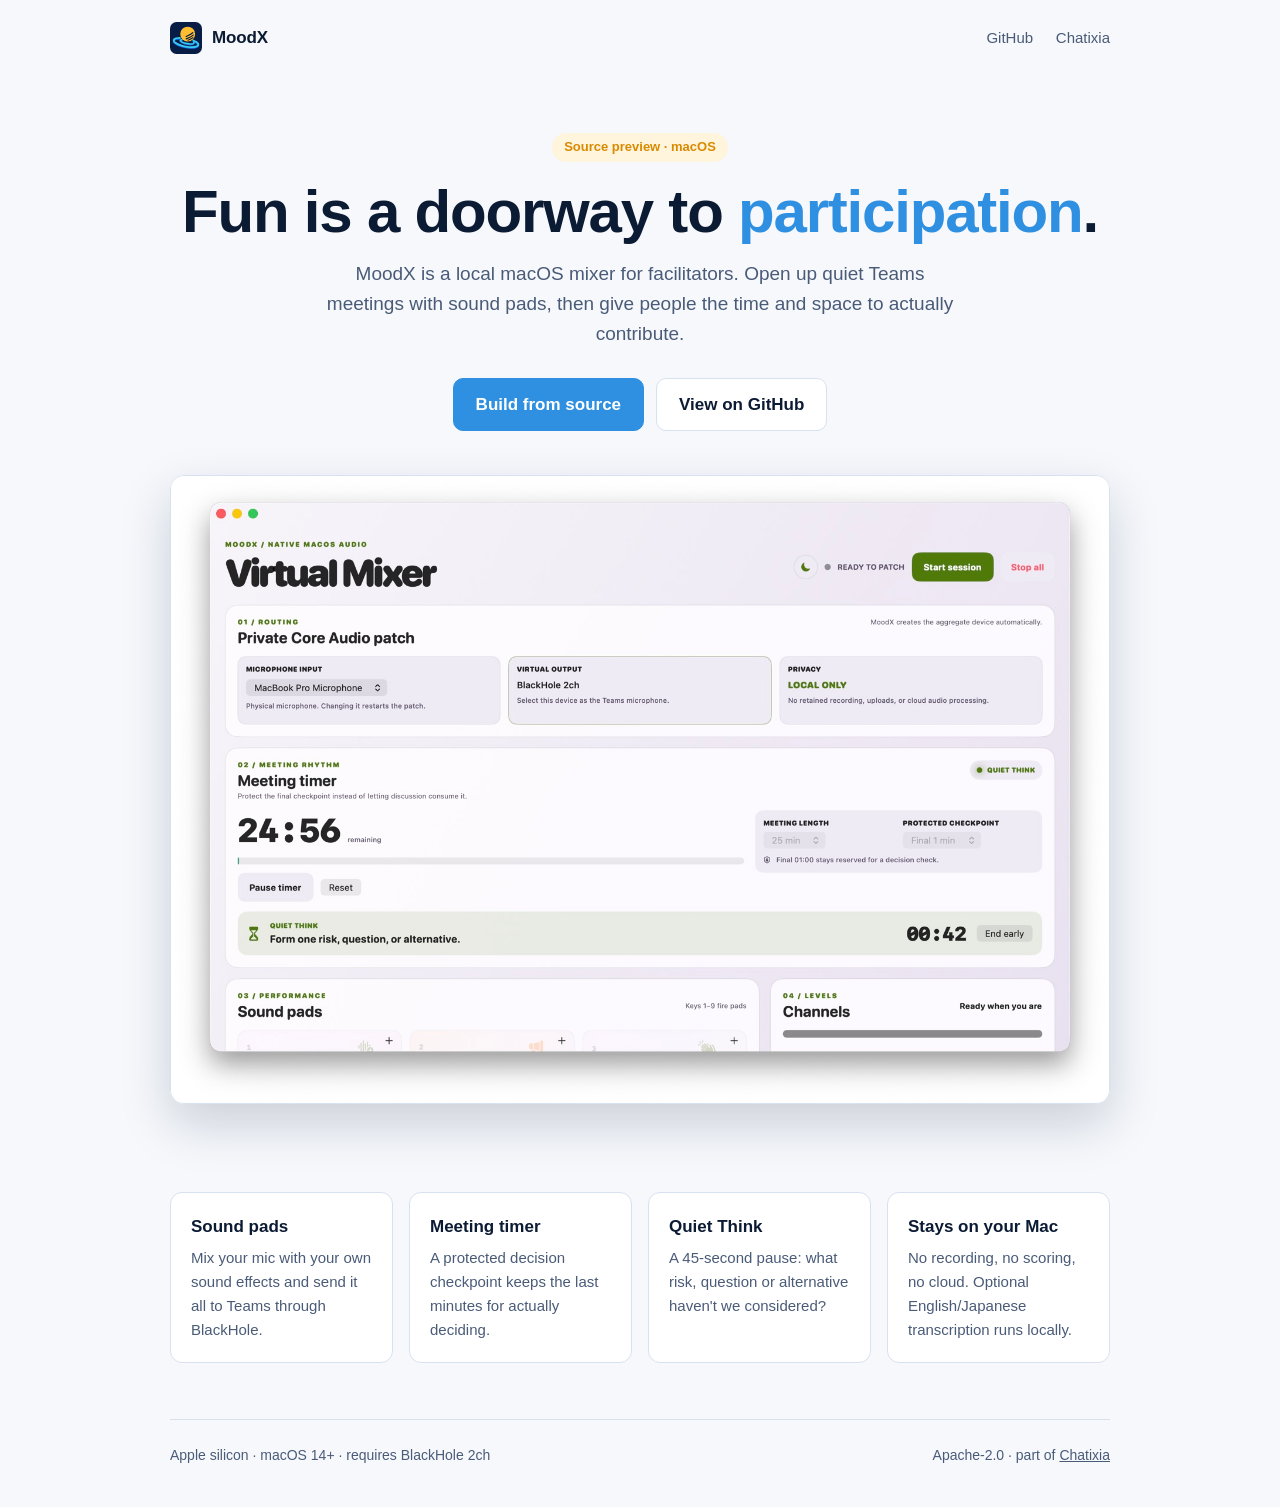
<file: site/public/index.html>
<!doctype html>
<html lang="en">
<head>
  <meta charset="utf-8">
  <meta name="viewport" content="width=device-width, initial-scale=1">
  <title>MoodX — a doorway to participation</title>
  <meta name="description" content="MoodX is a local macOS mixer that helps facilitators open up quiet online meetings: sound pads, a meeting timer, a protected decision checkpoint and a 45-second Quiet Think.">
  <meta property="og:title" content="MoodX — a doorway to participation">
  <meta property="og:description" content="Fun earns attention. Participation creates the value. A local macOS mixer for livelier Teams meetings.">
  <meta property="og:image" content="https://chatixia-moodx.web.app/img/mixer.jpg">
  <link rel="icon" type="image/png" sizes="32x32" href="img/moodx-icon-32.png">
  <link rel="icon" type="image/svg+xml" href="img/moodx-icon.svg">
  <style>
    :root {
      --bg: #f6f8fc;
      --surface: #ffffff;
      --text: #0b1b33;
      --muted: #4a5b78;
      --line: #d8e1ef;
      --sky: #2f8fe0;
      --amber: #d98a00;
      --amber-bg: #fff4dc;
    }
    @media (prefers-color-scheme: dark) {
      :root {
        --bg: #07111f;
        --surface: #0d1c31;
        --text: #e8eef8;
        --muted: #9fb0c9;
        --line: #1e3352;
        --sky: #6cb8ff;
        --amber: #f5b041;
        --amber-bg: #2a2110;
      }
    }
    * { box-sizing: border-box; }
    body {
      margin: 0;
      background: var(--bg);
      color: var(--text);
      font: 17px/1.6 -apple-system, BlinkMacSystemFont, "Segoe UI", Roboto, sans-serif;
    }
    .wrap { max-width: 980px; margin: 0 auto; padding: 0 20px; }
    header { padding: 22px 0; display: flex; justify-content: space-between; align-items: center; }
    .brand { font-weight: 700; letter-spacing: -0.01em; display: flex; gap: 10px; align-items: center; }
    .brand img { display: block; width: 32px; height: 32px; }
    nav a { color: var(--muted); text-decoration: none; margin-left: 18px; font-size: 15px; }
    nav a:hover { color: var(--text); }
    .hero { padding: 56px 0 32px; text-align: center; }
    .pill {
      display: inline-block; padding: 4px 12px; border-radius: 999px;
      background: var(--amber-bg); color: var(--amber); font-size: 13px; font-weight: 600;
    }
    h1 { font-size: clamp(36px, 6vw, 60px); line-height: 1.08; letter-spacing: -0.02em; margin: 18px 0 14px; }
    h1 em { font-style: normal; color: var(--sky); }
    .lede { color: var(--muted); font-size: 19px; max-width: 640px; margin: 0 auto 28px; }
    .cta { display: flex; gap: 12px; justify-content: center; flex-wrap: wrap; }
    .btn {
      display: inline-block; padding: 12px 22px; border-radius: 10px; font-weight: 600;
      text-decoration: none; border: 1px solid var(--line); color: var(--text); background: var(--surface);
    }
    .btn.primary { background: var(--sky); border-color: var(--sky); color: #fff; }
    .shot { margin: 44px auto 0; border-radius: 14px; overflow: hidden; border: 1px solid var(--line); box-shadow: 0 20px 50px rgba(11, 27, 51, 0.18); }
    .shot img { display: block; width: 100%; height: auto; }
    .grid { display: grid; grid-template-columns: repeat(auto-fit, minmax(220px, 1fr)); gap: 16px; padding: 56px 0; }
    .card { background: var(--surface); border: 1px solid var(--line); border-radius: 12px; padding: 20px; }
    .card h3 { margin: 0 0 6px; font-size: 17px; }
    .card p { margin: 0; color: var(--muted); font-size: 15px; }
    footer { border-top: 1px solid var(--line); padding: 24px 0 40px; color: var(--muted); font-size: 14px; display: flex; justify-content: space-between; flex-wrap: wrap; gap: 8px; }
    footer a { color: var(--muted); }
  </style>
</head>
<body>
  <div class="wrap">
    <header>
      <div class="brand">
        <img src="img/moodx-icon.svg" width="32" height="32" alt="">
        MoodX
      </div>
      <nav>
        <a href="https://github.com/Chatixia-AI/MoodX">GitHub</a>
        <a href="https://chatixia.net/">Chatixia</a>
      </nav>
    </header>

    <section class="hero">
      <span class="pill">Source preview · macOS</span>
      <h1>Fun is a doorway to <em>participation</em>.</h1>
      <p class="lede">MoodX is a local macOS mixer for facilitators. Open up quiet Teams meetings with sound pads, then give people the time and space to actually contribute.</p>
      <div class="cta">
        <a class="btn primary" href="https://github.com/Chatixia-AI/MoodX#readme">Build from source</a>
        <a class="btn" href="https://github.com/Chatixia-AI/MoodX">View on GitHub</a>
      </div>
      <div class="shot">
        <img src="img/mixer.jpg" width="1600" height="1070" alt="MoodX Mixer during a live session: the microphone is routed to BlackHole, the meeting timer is running and a 45-second Quiet Think prompt is on screen">
      </div>
    </section>

    <section class="grid">
      <div class="card">
        <h3>Sound pads</h3>
        <p>Mix your mic with your own sound effects and send it all to Teams through BlackHole.</p>
      </div>
      <div class="card">
        <h3>Meeting timer</h3>
        <p>A protected decision checkpoint keeps the last minutes for actually deciding.</p>
      </div>
      <div class="card">
        <h3>Quiet Think</h3>
        <p>A 45-second pause: what risk, question or alternative haven't we considered?</p>
      </div>
      <div class="card">
        <h3>Stays on your Mac</h3>
        <p>No recording, no scoring, no cloud. Optional English/Japanese transcription runs locally.</p>
      </div>
    </section>

    <footer>
      <span>Apple silicon · macOS 14+ · requires BlackHole 2ch</span>
      <span>Apache-2.0 · part of <a href="https://chatixia.net/">Chatixia</a></span>
    </footer>
  </div>
</body>
</html>
</file>
